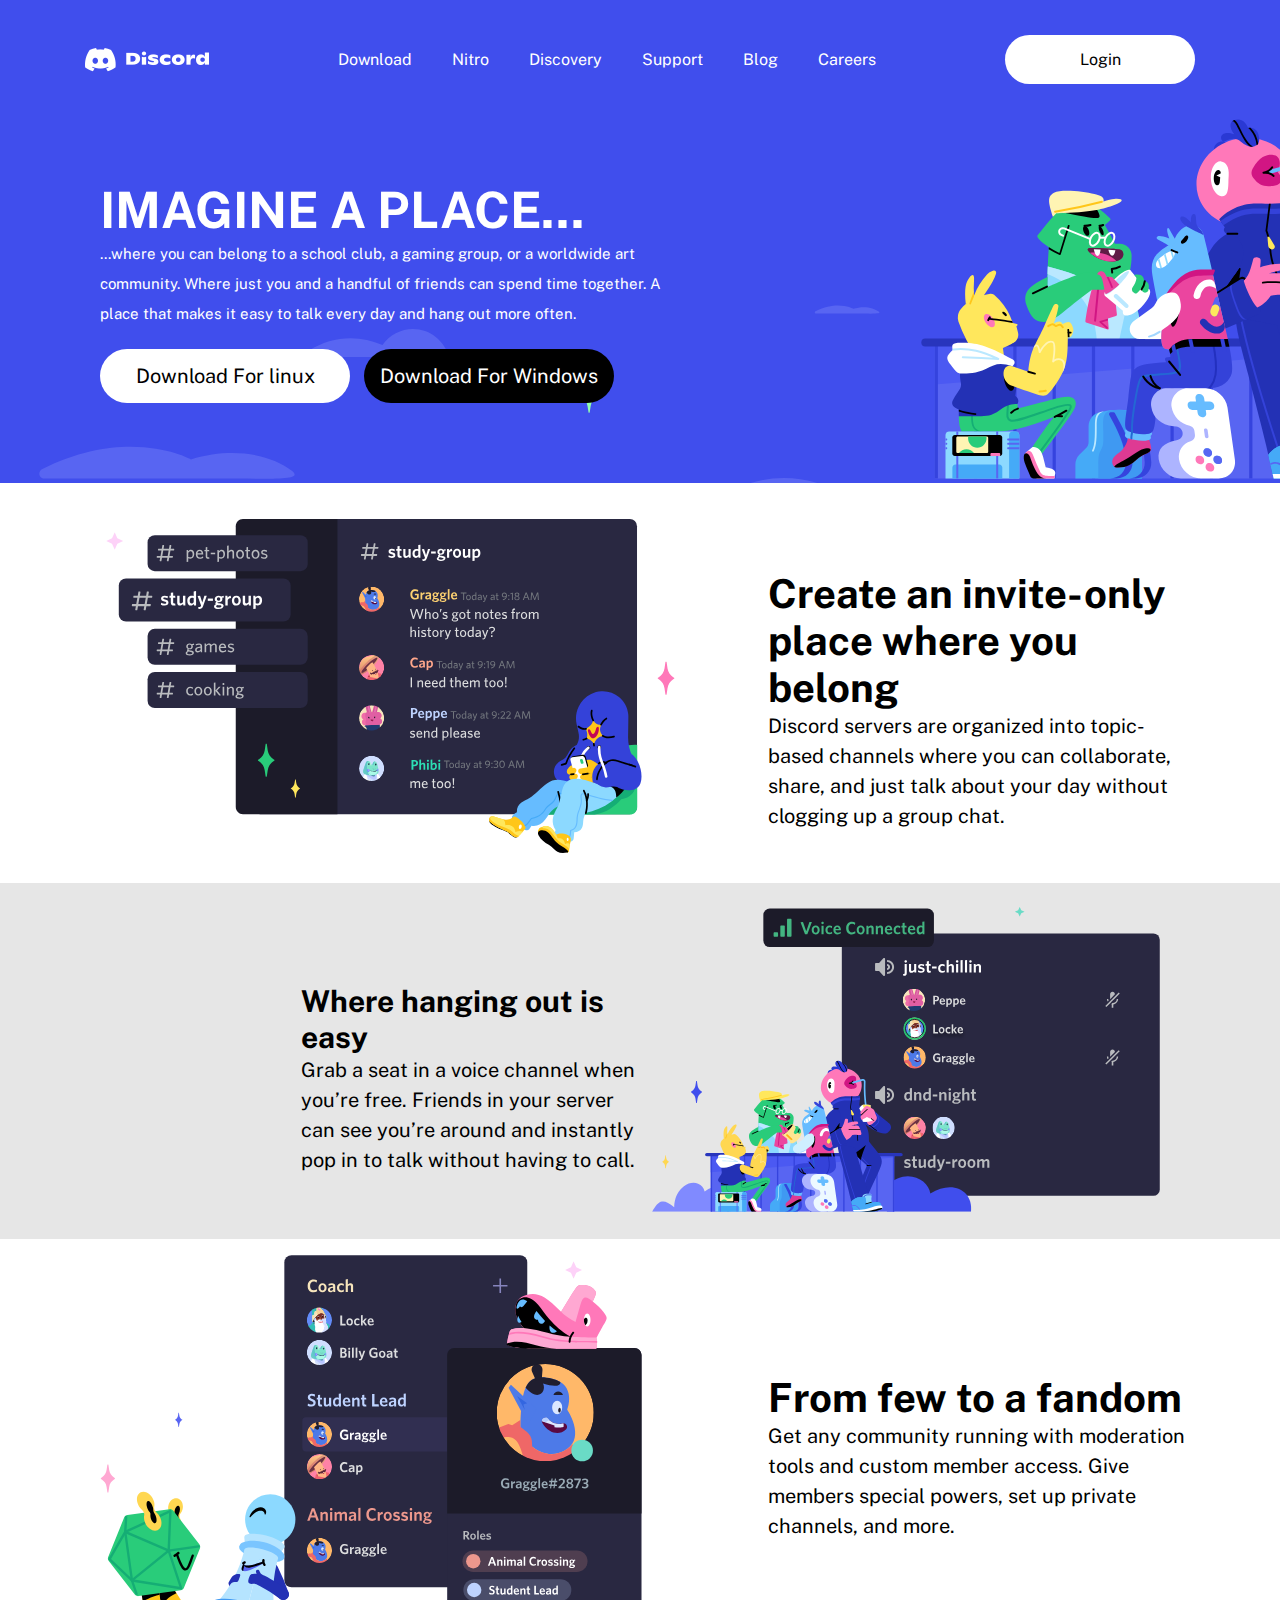
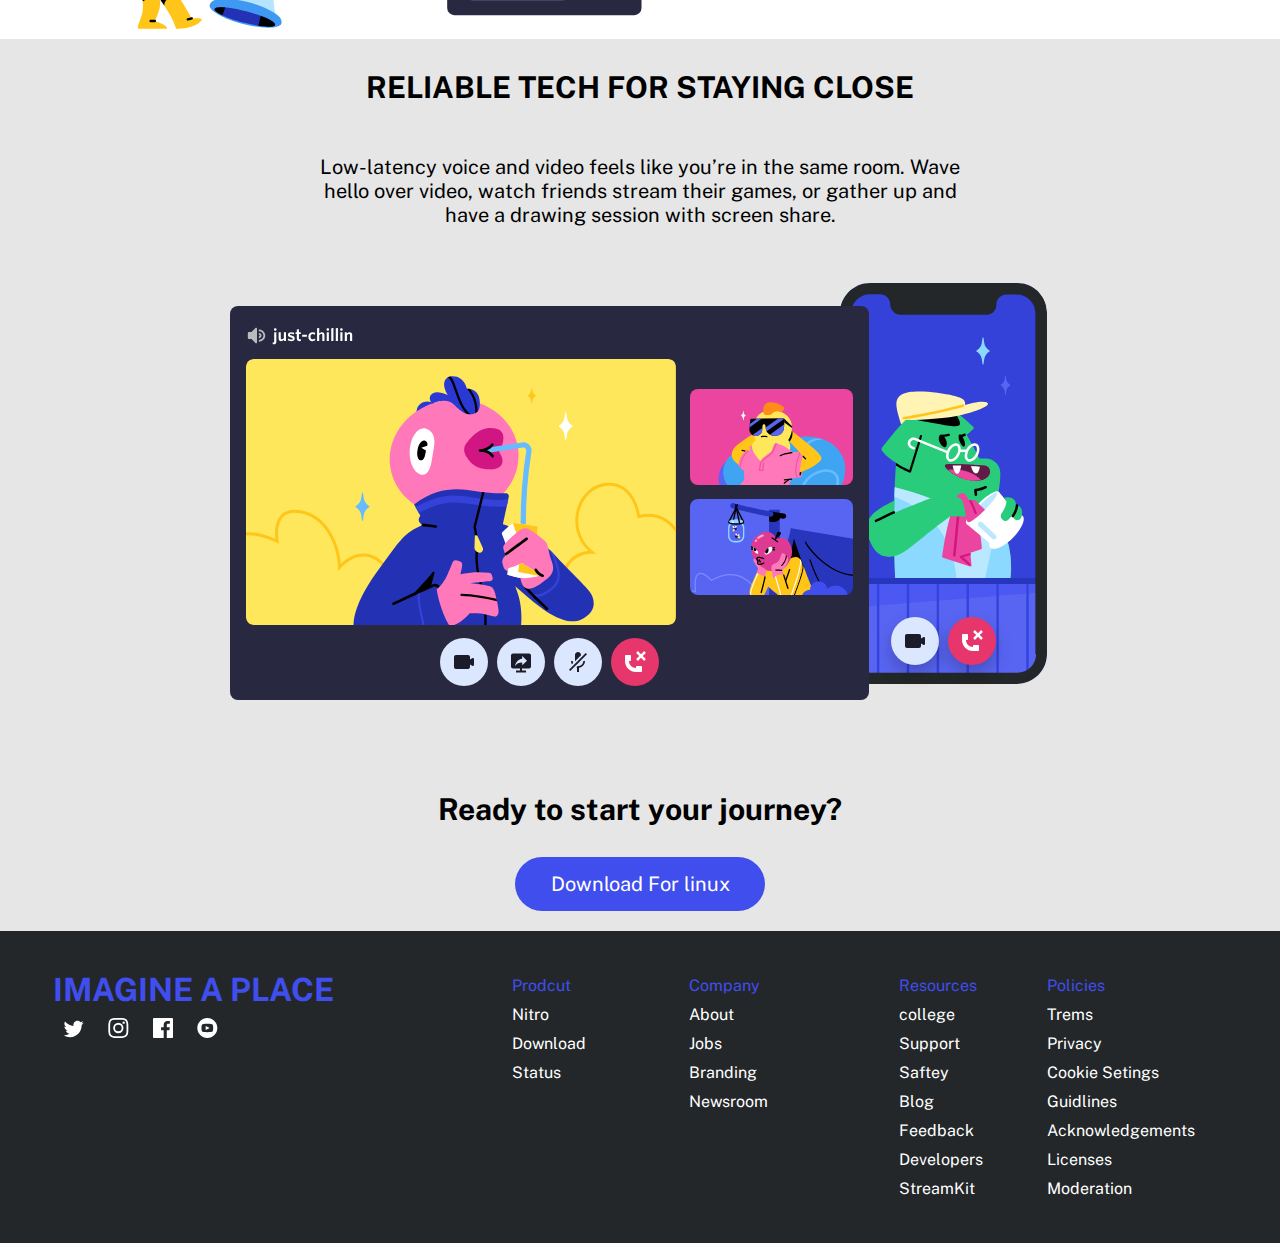
<file: index.html>
<!DOCTYPE html>
<html lang="en">

<head>
    <meta charset="UTF-8">
    <meta http-equiv="X-UA-Compatible" content="IE=edge">
    <meta name="viewport" content="width=device-width, initial-scale=1.0">
    <title>Discord | Welcome </title>
    <link rel="icon" type="image/x-icon" href="./images/847541504914fd33810e70a0ea73177e.ico">
    <link rel="stylesheet" href="./css/style.css">
    <link rel="preconnect" href="https://fonts.googleapis.com">
    <link rel="preconnect" href="https://fonts.gstatic.com" crossorigin>
    <link href="https://fonts.googleapis.com/css2?family=Public+Sans&display=swap" rel="stylesheet">
</head>

<body>
    <header>
        <div class="logo">
            <img src="./images/logo.png" style="
            width: 124px;
            height: 34px;
        " alt="Discord logo">
        </div>
        <nav>
            <ul class="navlinks">
                <li><a href="#">Download</a></li>
                <li><a href="#">Nitro</a></li>
                <li><a href="#">Discovery</a></li>
                <li><a href="#">Support</a></li>
                <li><a href="#">Blog</a></li>
                <li><a href="#">Careers</a></li>
            </ul>
        </nav>
         <a href="./signup.html"> <button class="openDiscord">Login</button></a>
        <div id="hamburger-icon" onclick="toggleMobileMenu(this)">
            <div class="bar1"></div>
            <div class="bar2"></div>
            <div class="bar3"></div>
            <ul class="mobile-menu">
                <li><a href="#">Download</a></li>
                <li><a href="#">Nitro</a></li>
                <li><a href="#">Discovery</a></li>
                <li><a href="#">Support</a></li>
                <li><a href="#">Careers</a></li>
                <button class="login-btn"><a href="./signup.html">Login</a></button>
            </ul>
        </div>
    </header>
    <main>
        <section class="hero">
            <!-- <section class="leftContent">
                <img src="./images/foreground1.svg" alt="">
            </section> -->
            <section class="about">
                <h1>IMAGINE A PLACE...</h1>
                <p>...where you can belong to a school club, a gaming group, or a worldwide art community. Where just
                    you and a handful of friends can spend time together. A place that makes it easy to talk every day
                    and hang out more often.</p>
                <button class="downloadlinux">Download For linux</button>
                <button class="downloadwindows">Download For Windows</button>
            </section>
            <section class="rightContent">
                <img src="./images/foregorund2.svg" alt="foregorund image">
            </section>
        </section>
        <section class="section2">
            <section class="invite">
                <img src="./images/inviteonly.svg" alt="invite image">
            </section>
            <section class="inviteText">
                <h1>Create an invite-only place where you belong</h1>
                <p>Discord servers are organized into topic-based channels where you can collaborate, share, and just
                    talk about your day without clogging up a group chat.
                </p>
            </section>
        </section>
        <section class="cover">

            <section class="section3">
                <section class="hangouttext">
                    <h1>Where hanging out is easy</h1>
                    <p>Grab a seat in a voice channel when you’re free. Friends in your server can see you’re around and
                        instantly pop in to talk without having to call.
                    </p>
                </section>
                <section class="hangout">
                    <img src="./images/hangout.svg" alt="hangout image">
                </section>
            </section>
        </section>
        <section class="section2">
            <section class="invite">
                <img src="./images/fandom.svg" alt="invite image">
            </section>
            <section class="inviteText">
                <h1>From few to a fandom</h1>
                <p>Get any community running with moderation tools and custom member access. Give members special
                    powers, set up private channels, and more.
                </p>
            </section>
        </section>
        <section class="section4">

            <h1>RELIABLE TECH FOR STAYING CLOSE</h1>
            <p>Low-latency voice and video feels like you’re in the same room. Wave hello over video, watch friends
                stream their games, or gather up and have a drawing session with screen share.</p>
            <section class="chilin">
                <img src="./images/chilin.svg" style="
                height: 50%;">

            </section>
            <h1>Ready to start your journey?</h1>
            <button class=" btn2">Download For linux</button>
        </section>
        <footer class="ft">
            <div class="ft1">
                <h1>IMAGINE A PLACE</h1>
                <div>
                    <img src="./images/icon-twitter.svg" alt="twitter">
                    <img src="./images/icon-instagram.svg" alt="instagram">
                    <img src="./images/icon-facebook.svg" alt="fb">
                    <img src="./images/icon-youtube.svg" alt="youtube">
                </div>
            </div>
            <div class="footer-container">

                <nav>
                    <ul>
                        <li>Prodcut</li>
                        <li><a href="#">Nitro</a></li>
                        <li><a href="#">Download</a></li>
                        <li><a href="#">Status</a></li>
                    </ul>
                </nav>

                <nav>
                    <ul>
                        <li>Company</li>
                        <li><a href="#">About</a></li>
                        <li><a href="#">Jobs</a></li>
                        <li><a href="#">Branding</a></li>
                        <li><a href="#">Newsroom</a></li>
                    </ul>
                </nav>
            </div>

            <div class="footer-container">

                <nav>
                    <ul>
                        <li>Resources</li>
                        <li><a href="#">college</a></li>
                        <li><a href="#">Support</a></li>
                        <li><a href="#">Saftey</a></li>
                        <li><a href="#">Blog</a></li>
                        <li><a href="#">Feedback</a></li>
                        <li><a href="#">Developers</a></li>
                        <li><a href="#">StreamKit</a></li>
                    </ul>
                </nav>

                <nav>
                    <ul>
                        <li>Policies</li>
                        <li><a href="#">Trems</a></li>
                        <li><a href="#">Privacy</a></li>
                        <li><a href="#">Cookie Setings</a></li>
                        <li><a href="#">Guidlines</a></li>
                        <li><a href="#">Acknowledgements</a></li>
                        <li><a href="#">Licenses</a></li>
                        <li><a href="#">Moderation</a></li>
                    </ul>
                </nav>
            </div>
        </footer>

    </main>
    <script src="./index.js"></script>
</body>

</html>
</file>
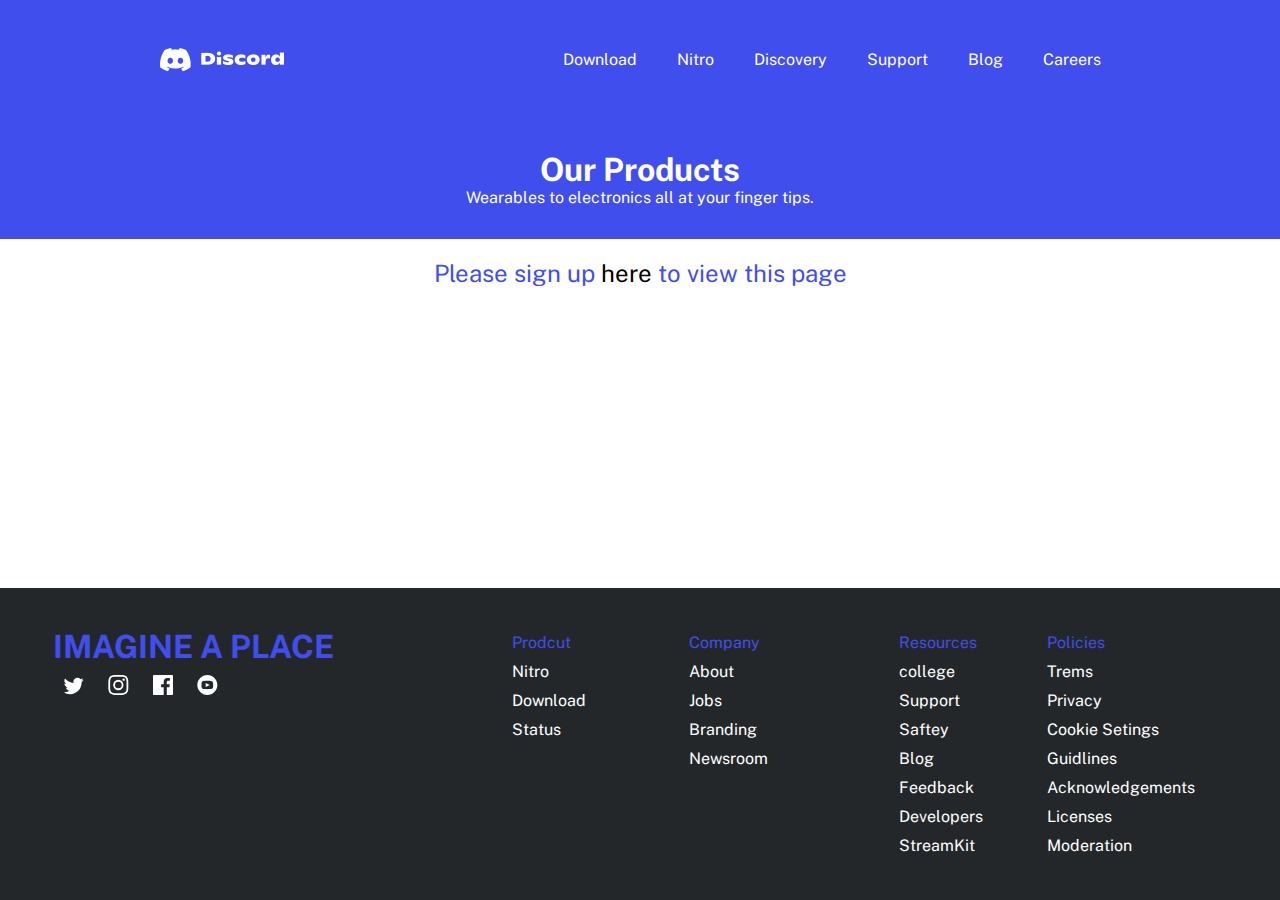
<file: product.html>
<!DOCTYPE html>
<html lang="en">

<head>
    <meta charset="UTF-8">
    <meta http-equiv="X-UA-Compatible" content="IE=edge">
    <meta name="viewport" content="width=device-width, initial-scale=1.0">
    <title>Products</title>
    <link rel="stylesheet" href="./css/productstyle.css">
    <link rel="preconnect" href="https://fonts.googleapis.com">
    <link rel="preconnect" href="https://fonts.gstatic.com" crossorigin>
    <link href="https://fonts.googleapis.com/css2?family=Public+Sans&display=swap" rel="stylesheet">
</head>

<body>
    <header class="heading">
        <div class="logo">
            <img src="./images/logo.png" style="
            width: 124px;
            height: 34px;
        " alt="Discord logo">
        </div>
        <nav>
            <ul class="navlinks">
                <li><a href="#">Download</a></li>
                <li><a href="#">Nitro</a></li>
                <li><a href="#">Discovery</a></li>
                <li><a href="#">Support</a></li>
                <li><a href="#">Blog</a></li>
                <li><a href="#">Careers</a></li>
            </ul>
        </nav>
         
        <div id="hamburger-icon" onclick="toggleMobileMenu(this)">
            <div class="bar1"></div>
            <div class="bar2"></div>
            <div class="bar3"></div>
            <ul class="mobile-menu">
                <li><a href="#">Download</a></li>
                <li><a href="#">Nitro</a></li>
                <li><a href="#">Discovery</a></li>
                <li><a href="#">Support</a></li>
                <li><a href="#">Careers</a></li>
                
            </ul>
        </div>
    </header>
    <div class="intro">
        <h1>
            Our Products
        </h1>
        <p>
            Wearables to electronics all at your finger tips.
        </p>
    </div>
        
    
    <div class="signup"></div>
    <!-- <div id="cards"> -->
        <!-- <div class="loader"></div> -->
        <!-- <div class="card">
            <div class="productimage">
                <img src="./images/fandom.svg" alt="">
            </div>
            <div class="details">
                <h1 class="title">
                     "Fjallraven - Foldsack No. 1 Backpack, Fits 15 Laptops",
                </h1>

                <p class="description">
                    <span>Description</span> "Your perfect pack for everyday use and walks in the forest. Stash your laptop (up to 15 inches) in the padded sleeve, your everyday",
                </p>
                <p class="category">
                    <span>category</span>
                </p>
                <p class="price">
                    <span>price</span>
                </p>
            </div>
        
        </div> -->

    <!-- </div> -->
    <div class="wrapper" id="wrapper">
        <!-- <div class="loader"></div> -->
        <!-- <div class="outer">
            <div class="content ">
                <span class="bg">EXCLUSIVE</span>
                <h1>Afro<br/> baseball hair</h1>
                <p>Shadow your real allegiance to New York's Pirate radio with this cool cap featuring the Graphic Know Wave logo.</p>
                
                <div class="button">
                    <a href="#">$115</a><a class="cart-btn" href="#"><i class="cart-icon ion-bag"></i>ADD TO CART</a>
                </div>
                
            </div>
            <img src="https://bit.ly/2kOzUTm" width="300px" class="animated fadeInRight">
        </div> -->

    </div>
    <footer class="ft">
        <div class="ft1">
            <h1>IMAGINE A PLACE</h1>
            <div>
                <img src="./images/icon-twitter.svg" alt="twitter">
                <img src="./images/icon-instagram.svg" alt="instagram">
                <img src="./images/icon-facebook.svg" alt="fb">
                <img src="./images/icon-youtube.svg" alt="youtube">
            </div>
        </div>
        <div class="footer-container">

            <nav>
                <ul>
                    <li>Prodcut</li>
                    <li><a href="#">Nitro</a></li>
                    <li><a href="#">Download</a></li>
                    <li><a href="#">Status</a></li>
                </ul>
            </nav>

            <nav>
                <ul>
                    <li>Company</li>
                    <li><a href="#">About</a></li>
                    <li><a href="#">Jobs</a></li>
                    <li><a href="#">Branding</a></li>
                    <li><a href="#">Newsroom</a></li>
                </ul>
            </nav>
        </div>

        <div class="footer-container">

            <nav>
                <ul>
                    <li>Resources</li>
                    <li><a href="#">college</a></li>
                    <li><a href="#">Support</a></li>
                    <li><a href="#">Saftey</a></li>
                    <li><a href="#">Blog</a></li>
                    <li><a href="#">Feedback</a></li>
                    <li><a href="#">Developers</a></li>
                    <li><a href="#">StreamKit</a></li>
                </ul>
            </nav>

            <nav>
                <ul>
                    <li>Policies</li>
                    <li><a href="#">Trems</a></li>
                    <li><a href="#">Privacy</a></li>
                    <li><a href="#">Cookie Setings</a></li>
                    <li><a href="#">Guidlines</a></li>
                    <li><a href="#">Acknowledgements</a></li>
                    <li><a href="#">Licenses</a></li>
                    <li><a href="#">Moderation</a></li>
                </ul>
            </nav>
        </div>
    </footer>

    <script src="./product.js"></script>   
</body>

</html>
</file>
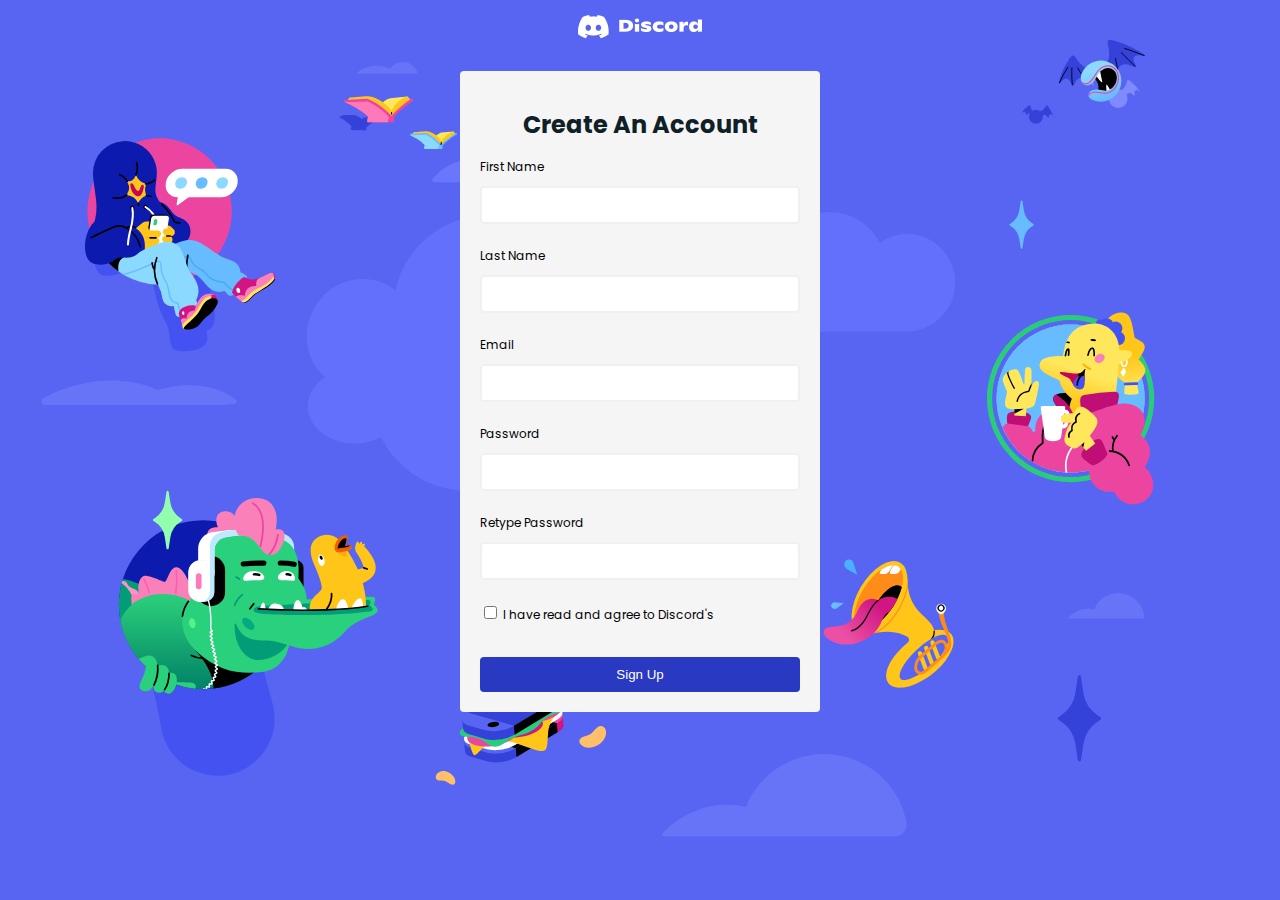
<file: signup.html>
<html lang="en">

<head>
    <meta charset="UTF-8">
    <meta http-equiv="X-UA-Compatible" content="IE=edge">
    <meta name="viewport" content="width=device-width, initial-scale=1.0">
    <title>Discord | Signup</title>
    <link rel="preconnect" href="https://fonts.googleapis.com">
    <link rel="icon" type="image/x-icon" href="./images/847541504914fd33810e70a0ea73177e.ico">
    <link rel="preconnect" href="https://fonts.gstatic.com" crossorigin>
    <link href="https://fonts.googleapis.com/css2?family=Poppins:wght@400;700&display=swap" rel="stylesheet">
    <link rel="stylesheet" href="./css/signup.css">

</head>

<body>
    <div class="container">
        <div class="logo">
            <img src="./images/logo.png" style="
            width: 124px;
            height: 34px;
        " alt="Discord logo">
        </div>
        
        <form id="form" action="./product.html" onsubmit="event.preventDefault()">
            <h1 id="created">Create An Account</h1>
            <div class="input-control">
                <label for="username">First Name</label>
                <input id="firstname" name="username" type="text">
                <div class="error"></div>
            </div>
            <div class="input-control">
                <label for="username">Last Name</label>
                <input id="lastname" name="username" type="text">
                <div class="error"></div>
            </div>
            <div class="input-control">
                <label for="email">Email</label>
                <input id="email" name="email" type="text">
                <div class="error"></div>
            </div>
            <div class="input-control">
                <label for="password">Password</label>
                <input id="password" name="password" type="password">
                <div class="error"></div>
            </div>
            <div class="input-control">
                <label for="password2">Retype Password </label>
                <input id="password2" name="password2" type="password">
                <div class="error"></div>
            </div>
            <div class="terms">
                <label for="terms"><input id="termsbtn" type="checkbox" name="terms">
                    I have read and agree to Discord's
                    <div class="error"></div>
                </label>
            </div>

            <button id="btnsignup" type="submit"> Sign Up</button>
        </form>

    </div>

    <div class="product" id="product">
        <p>Take a look at our <a href="./product.html">collections</a> </p>
        <!-- <a href="./product.html"><button class="products">Prodcut</button></a> -->
    </div>
    <script defer src="./index.js"></script>
</body>

</html>
</file>
<file: css/style.css>
* {
    margin: 0;
    padding: 0;
    box-sizing: border-box;
    text-decoration: none;
    list-style: none;
    font-family: 'Public Sans', sans-serif;
}

header {
    display: flex;
    justify-content: space-around;
    align-items: center;
    padding: 30px;
    background-color: #404eed;
    width: 100%;
}

header nav ul {
    display: flex;
}

header nav ul li {
    padding: 20px;
}

header nav ul li a {
    font-size: 16px;
    color: white;
}
header a{
    text-decoration: none;
    
}
.logo {
    width: 124px;
    height: 34px;
}

.openDiscord {
    padding: 15px;
    width: 190px;
    border-radius: 30px;
    color: black;
    background-color: white;
    border: none;
    font-size: 16px;
    cursor: pointer;
}

#hamburger-icon {
    margin: auto 0;
    display: none;
    cursor: pointer;
    
  }
  
  #hamburger-icon div {
    width: 35px;
    height: 3px;
    background-color: white;
    margin: 6px 0;
    transition: 0.4s;
    
  }
 
  .open .bar1 {
    -webkit-transform: rotate(-45deg) translate(-6px, 6px);
    transform: rotate(-45deg) translate(-6px, 6px);
  }
  
  .open .bar2 {
    opacity: 0;
  }
  
  .open .bar3 {
    -webkit-transform: rotate(45deg) translate(-6px, -8px);
    transform: rotate(45deg) translate(-6px, -8px);
  }
  
  .open .mobile-menu {
    display: flex;
    flex-direction: column;
    align-items: center;
    justify-content: flex-start;
  }
  
  .mobile-menu {
    display: none;
    position: absolute;
    /* line-height: 200%; */
    background-color: #404eed;
    height: 34%;
    width: 100%;
    left: 0%;
    }

  
  .mobile-menu li {
    margin-bottom: 10px;
    margin-top: 10px;
  }
  .mobile-menu li a{
    color: #ffffff;
  }
  .mobile-menu button{
    padding: 15px;
    width: 150px;
    font-size: px;
    border-radius: 30px;
    color: black;
    background-color: white;
    border: none;
    margin-bottom: 20px;
    margin-right: 10px;
    border-top-width: 20px;
  }
.hero {
    display: flex;
    justify-content: space-between;
    align-items: flex-end;
    /* height: 100vh; */
    width: 100%;
    overflow-x: hidden;
    background: url("../images/background.svg");
    background-color: #404eed;

}

/* .leftContent img{
    transform: translate(-394px);
} */


.rightContent img {
    transform: translate(256px);


}

.about {
    align-self: center;
    width: 70%;
    /* height: 60vh; */
    padding-left: 100px;
}

.about h1 {
    font-size: 50px;
    color: white;
}

.about p {
    font-size: 15px;
    color: white;
    line-height: 30px;
    padding-bottom: 20px;

}

.downloadlinux {
    padding: 15px;
    width: 250px;
    font-size: 20px;
    border-radius: 30px;
    color: black;
    background-color: white;
    border: none;
    margin-bottom: 20px;
    margin-right: 10px;
    border-top-width: 20px;
}

.downloadwindows {
    padding: 15px;
    width: 250px;
    font-size: 20px;
    border-radius: 30px;
    background-color: black;
    color: white;
    border: none;
    margin-bottom: 10px;
}


.section2 {
    margin: 0 auto;
    /* height: 80vh; */
    display: flex;
    align-items: center;
    justify-content: center;
    padding: 0 20px;

}

.inviteText {
    width: 34%;
    padding-top: 36px;
}

.section2 .invite img {

    width: 90%;
}

.inviteText h1 {

    font-size: 40px;
    color: rgb(0, 0, 0);
}

.inviteText p {
    font-size: 20px;
    line-height: 30px;
    color: rgb(0, 0, 0);
}

.cover {
    background-color: #e6e6e6;
}

.section3 {
    width: 53%;
    margin: 0 auto;
    /* height: 80vh; */
    display: flex;
    align-items: center;
    justify-content: center;
}

.hangouttext {
    width: 100%;
    padding-top: 36px;
}

.hangouttext h1 {
    font-size: 30px;
    color: rgb(0, 0, 0);
}

.hangouttext p {
    font-size: 20px;
    line-height: 30px;
    color: rgb(0, 0, 0);
}

.section3 .hangout img {
    width: 160%;
}

.section4 {
    display: flex;
    /* height: 100vh; */
    flex-direction: column;
    background-color: #e6e6e6;
    justify-content: center;
    align-items: center;
}

.chilin img {
    width: 100%;
}

.section4 h1 {
    padding: 30px;
    font-size: 30px;
    color: rgb(0, 0, 0);
}

.section4 p {
    padding-top: 20px;
    font-size: 20px;
    color: rgb(0, 0, 0);
    width: 50%;
    text-align: center;
}

.btn2 {
    padding: 15px;
    width: 250px;
    font-size: 20px;
    border-radius: 30px;
    color: rgb(255, 255, 255);
    background-color: #404eed;
    border: none;
    margin-bottom: 20px;
    border-top-width: 20px;
}

footer {
    display: flex;
    justify-content: space-around;
    background-color: #23272a;
    /* height: 40vh; */
    padding: 40px;
}
.footer-container{
    display: flex;
    justify-content: space-around;
    width: 30%;
    margin-left: 20px;
}
footer .ft1 {
    padding-bottom: 30px;
    width: 30%;
}

footer .ft1 h1 {
    color: #404eed;
}

.ft1 div img {
    padding: 10px
}

footer nav ul li {
    padding: 5px;
    color: #404eed;
}

footer nav ul li a {
    color: white
}

@media screen and (max-width: 478px) {

    *{
        /* border: red 2px solid; */
        overflow-x: hidden;
    }
    
    header nav {
        display: none;
    }
    #hamburger-icon {
        display: block;
      }
    .openDiscord {
        display: none;
    }
    .hero{
        display: flex;
        flex-direction: column;
        justify-content: center;
        align-items: center;
    }
    .hero .about{
        width: 85%;
        padding-left: 0px;
    }
    .hero .about h1{
        font-size: 30px;
    }
    .hero .about p{
        font-size: 15px;
    }
    
    .hero .rightContent{
        display: none;
    }
    .hero .rightContent img{
        display: none;
    }
    .downloadlinux {
        padding: 15px;
        width: 150px;
        font-size: 10px;
        border-radius: 30px;
        color: black;
        background-color: white;
        border: none;
        margin-bottom: 20px;
        margin-right: 10px;
        border-top-width: 20px;
    }
    
    .downloadwindows{
        padding: 15px;
        width: 150px;
        font-size: 10px;
        border-radius: 30px;
        background-color: black;
        color: white;
        border: none;
        margin-bottom: 20px;
        margin-right: 10px;
        border-top-width: 20px;
    }
    .section2 {
        
        display: flex;
        flex-direction: column;
        padding-bottom: 20px;
    }
    .inviteText {
        width: 100%;
        padding-top: 36px;
    }
    .inviteText h1{
        font-size: 30px;
    }
    .inviteText p{
        font-size: 15px;
    }
    .section3{
        display: flex;
        flex-direction: column;
        padding-bottom: 20px;
    }
    .hangout img{
        transform: translate(-100px);
    }
    .hangouttext h1{
        font-size: 30px;
    }
    .hangouttext p{
        font-size: 15px;
    }
    .btn2{
        padding: 15px;
        width: 150px;
        font-size: 10px;
        border-radius: 30px;
        color: rgb(255, 255, 255);
        background-color: #404eed;
        border: none;
        margin-bottom: 20px;
        margin-right: 10px;
        border-top-width: 20px;
    }
    .section4{

        text-align: center  ;
    }
    .section4 h1{
        font-size: 30px;
    }
    .section4 p{
        font-size: 15px;
        width: 100%
    }
    /* footer nav{
        display: flex;
        justify-content: space-;

    } */
    footer{
        display: flex;
        flex-direction: column;
        /* text-align: center; */
        
    }
    footer .ft1{
        width: 100%;
        text-align: center;
    }
    .footer-container{
        display: flex;
        justify-content: space-between;
        
        width: 100%;
        margin-left: 0px;
    }
    .footer-container nav{
        display: flex;
        text-align: right;
    }

}
</file>
<file: css/productstyle.css>
* {
    margin: 0;
    padding: 0;
    box-sizing: border-box;
    font-family: 'Public Sans', sans-serif;
    text-decoration: none;
    list-style: none;
}

body {
    min-height: 100vh;
}

.intro {
    text-align: center;
    background-color: #404eed;
    padding: 2rem;
    color: white;
    margin-bottom: 20px;
    width: 100%;

}

header {
    display: flex;
    justify-content: space-around;
    align-items: center;
    padding: 30px;
    background-color: #404eed;
    width: 100%;
}

header nav ul {
    display: flex;
}

header nav ul li {
    padding: 20px;
}

header nav ul li a {
    font-size: 16px;
    color: white;
}

header a {
    text-decoration: none;

}

.logo {
    width: 124px;
    height: 34px;
}

.openDiscord {
    padding: 15px;
    width: 190px;
    border-radius: 30px;
    color: black;
    background-color: white;
    border: none;
    font-size: 16px;
    cursor: pointer;
}

#hamburger-icon {
    margin: auto 0;
    display: none;
    cursor: pointer;

}

#hamburger-icon div {
    width: 35px;
    height: 3px;
    background-color: white;
    margin: 6px 0;
    transition: 0.4s;

}

.open .bar1 {
    -webkit-transform: rotate(-45deg) translate(-6px, 6px);
    transform: rotate(-45deg) translate(-6px, 6px);
}

.open .bar2 {
    opacity: 0;
}

.open .bar3 {
    -webkit-transform: rotate(45deg) translate(-6px, -8px);
    transform: rotate(45deg) translate(-6px, -8px);
}

.open .mobile-menu {
    display: flex;
    flex-direction: column;
    align-items: center;
    justify-content: flex-start;
}

.mobile-menu {
    display: none;
    position: absolute;
    /* line-height: 200%; */
    background-color: #404eed;
    height: 34%;
    width: 100%;
    left: 0%;
    z-index: 1;
}


.mobile-menu li {
    margin-bottom: 10px;
    margin-top: 10px;
}

.mobile-menu li a {
    color: #ffffff;
}

.mobile-menu button {
    padding: 15px;
    width: 150px;
    font-size: px;
    border-radius: 30px;
    color: black;
    background-color: white;
    border: none;
    margin-bottom: 20px;
    margin-right: 10px;
    border-top-width: 20px;
}



.wrapper {
    display: flex;
    flex-direction: row;
    flex-wrap: wrap;
    justify-content: center;
    align-items: center;
    font-family: Montserrat;
    /* background-color: #e6e6e6; */
    /* width: 100%;
	height: 100vh; */
}

.outer {
    position: relative;
    background: #fff;
    height: 350px;
    width: 550px;
    overflow: hidden;
    display: flex;
    align-items: center;
    margin: 20px;
    border: 1px;
}

.outer img {
    /* position: absolute; */
    top: 0px;
    right: -20px;
    z-index: 0;
    animation-delay: 0.5s;
}

.content {
    background-color: rgba(0, 0, 0, 0.027);
    width: 50%;
    height: 100%;
    display: flex;
    flex-direction: column;
    justify-content: space-between;
    margin: 5px 0;



}

.content h1 {
    font-size: 20px;
    margin: 20px 0;
}

.content button {
    /* margin:  20px 0; */
}


.bg {
    display: inline-block;
    color: #fff;
    background: cornflowerblue;
    padding: 5px 10px;
    border-radius: 50px;
    font-size: .7em;
    width: 150px;
    text-align: center;
}

.button {
    width: fit-content;
    height: fit-content;
    margin-top: 10px;



}

.button a {
    display: inline-block;
    overflow: hidden;
    position: relative;
    font-size: 11px;
    color: #111;
    text-decoration: none;
    padding: 10px 15px;
    border: 1px solid #aaa;
    font-weight: bold;


}

.button a:after {
    content: "";
    position: absolute;
    top: 0;
    right: -10px;
    width: 0%;
    background: #111;
    height: 100%;
    z-index: -1;
    transition: width 0.3s ease-in-out;
    transform: skew(-25deg);
    transform-origin: right;
}

.button a:hover:after {
    width: 150%;
    left: -10px;
    transform-origin: left;

}

.button a:hover {
    color: #404eed;
    transition: all 0.5s ease;
}


.button a:nth-of-type(1) {
    border-radius: 50px 0 0 50px;
    border-right: none;
}

.button a:nth-of-type(2) {
    border-radius: 0px 50px 50px 0;
}

.cart-icon {
    padding-right: 8px;

}


#cards {
    display: flex;
    justify-content: space-around;
    flex-wrap: wrap;
    height: auto;
}

.card {
    width: 48%;
    margin: 10px;
    display: flex;
    align-items: center;
    background-color: #e6e6e6;
    box-shadow: rgba(100, 100, 111, 0.2) 0px 7px 29px 0px;

}

.productimage img {
    width: 300px;
    height: 300px;


}

.details {
    display: flex;
    flex-direction: column;
    justify-content: space-around;
    width: 56%;
    margin-left: 20px;
}

.category {
    color: #404eed;
}

#card {
    width: 40%;
    z-index: 1;
}

wrapper .heading {
    display: flex;
    flex-direction: row;
    justify-content: space-around;

}

.heading h1 {
    margin-bottom: 10px;
}

.card h1 {
    font-size: 25px;
    font-weight: 200;
    margin: 20px 0;
}

.card p {
    font-size: 15px;
    font-weight: 200;
}

p.span {
    font-size: 15px;
    font-weight: 600;
}

/* p.category {
    margin: 5px 0 5px 0;
}
*/
p.description {
    /* width: 82%; */
    line-height: 1.5rem;
}

.price {
    display: flex;
    color: #404eed;
    justify-content: space-between;
    font-size: 30px;
    /* align-self: flex-end; */
    margin: 10px 0;
}

.loader {
    border: 16px solid #f3f3f3;
    border-radius: 50%;
    border-top: 16px solid #3498db;
    width: 60px;
    height: 60px;
    -webkit-animation: spin 2s linear infinite;
    /* Safari */
    animation: spin 2s linear infinite;
    position: fixed;
    top: 50%;
    left: 50%;
    align-items: center;
}

.signup p {
    color: rgb(64, 78, 237);
    font-size: 24px;
    text-align: center;
}

.signup p a {
    /* text-decoration:none; */
    color: black;
}

/* Safari */
@-webkit-keyframes spin {
    0% {
        -webkit-transform: rotate(0deg);
    }

    100% {
        -webkit-transform: rotate(360deg);
    }
}

@keyframes spin {
    0% {
        transform: rotate(0deg);
    }

    100% {
        transform: rotate(360deg);
    }
}

footer {
    display: flex;
    justify-content: space-around;
    background-color: #23272a;
    /* height: 40vh; */
    padding: 40px;
    position: sticky;
    top: 100%;
}

.footer-container {
    display: flex;
    justify-content: space-around;
    width: 30%;
    margin-left: 20px;
}

footer .ft1 {
    padding-bottom: 30px;
    width: 30%;
}

footer .ft1 h1 {
    color: #404eed;
}

.ft1 div img {
    padding: 10px
}

footer nav ul li {
    padding: 5px;
    color: #404eed;
}

footer nav ul li a {
    color: white
}

@media all and (max-width: 1024px) {
    #cards {
        display: flex;
        flex-direction: column;
        align-items: center;
    }

    .card {
        width: 88%
    }
}

@media all and (max-width: 768px) {
    .card {
        display: flex;
        flex-direction: column;
        align-items: center;
    }

    .details {
        width: 96%;
        margin-bottom: 20px;
    }

    .productimage img {
        width: 100%;
        height: auto;


    }

    header nav {
        display: none;
    }

    #hamburger-icon {
        display: block;
    }

    .openDiscord {
        display: none;
    }
    .content{
        width: 100%;
        /* text-align: center; */
    }
    .content h1{
        font-size: 20px;
        /* width: 70%; */
    }
    .content p{
        font-size: 15px;
        /* width: 70%; */
    }
    .outer{
        display: flex;
        flex-direction: column;
        height: 100%;
    }
    .outer img{
        width: 300px;
        height: 300px;
    }
    footer {
        display: flex;
        flex-direction: column;
        /* text-align: center; */

    }

    footer .ft1 {
        width: 100%;
        text-align: center;
    }

    .footer-container {
        display: flex;
        justify-content: space-between;

        width: 100%;
        margin-left: 0px;
    }

    .footer-container nav {
        display: flex;
        text-align: right;
    }
}
</file>
<file: css/signup.css>
body {
    background: url("../images/background2.svg");
    font-family: 'Poppins', sans-serif;
}

.logo {
    text-align: center;
    margin-top: 10px;
}

#form {
    width: 320px;
    margin: 3vh auto 0 auto;
    padding: 20px;
    background-color: whitesmoke;
    border-radius: 4px;
    font-size: 12px;
}

#form h1 {
    color: #0f2027;
    text-align: center;
}

#btnsignup {
    padding: 10px;
    margin-top: 10px;
    width: 100%;
    color: white;
    background-color: rgb(41, 57, 194);
    border: none;
    border-radius: 4px;
    cursor: pointer;
}

.input-control {
    display: flex;
    flex-direction: column;
    padding: 0;
}

.input-control input {
    border: 2px solid #f0f0f0;
    border-radius: 4px;
    display: block;
    font-size: 12px;
    padding: 10px;
    width: 100%;
}

.input-control input:focus {
    outline: 0;
}

.input-control.success input {
    border-color: #09c372;
}

.error {
    padding: 5px;
}

.input-control.error input {
    border-color: #ff3860;
}

.input-control .error {
    color: #ff3860;
    font-size: 9px;
    height: 13px;
}

.input-control label {
    padding-bottom: 10px;
}

.terms label {

    color: black !important;
    font-size: 12px !important;
}

.terms .error {
    color: #ff3860;
    font-size: 9px;
    height: 13px;
}

.product {
    display: flex;
    margin:  20px auto ;
    display: none;
    background-color:  rgb(255, 255, 255);
    width: 360px;
    justify-content: center;
    align-items: center;
    text-align: center;
    
}
.product a{
    color: #404eed;
    font-size: 20px;
}
</file>
